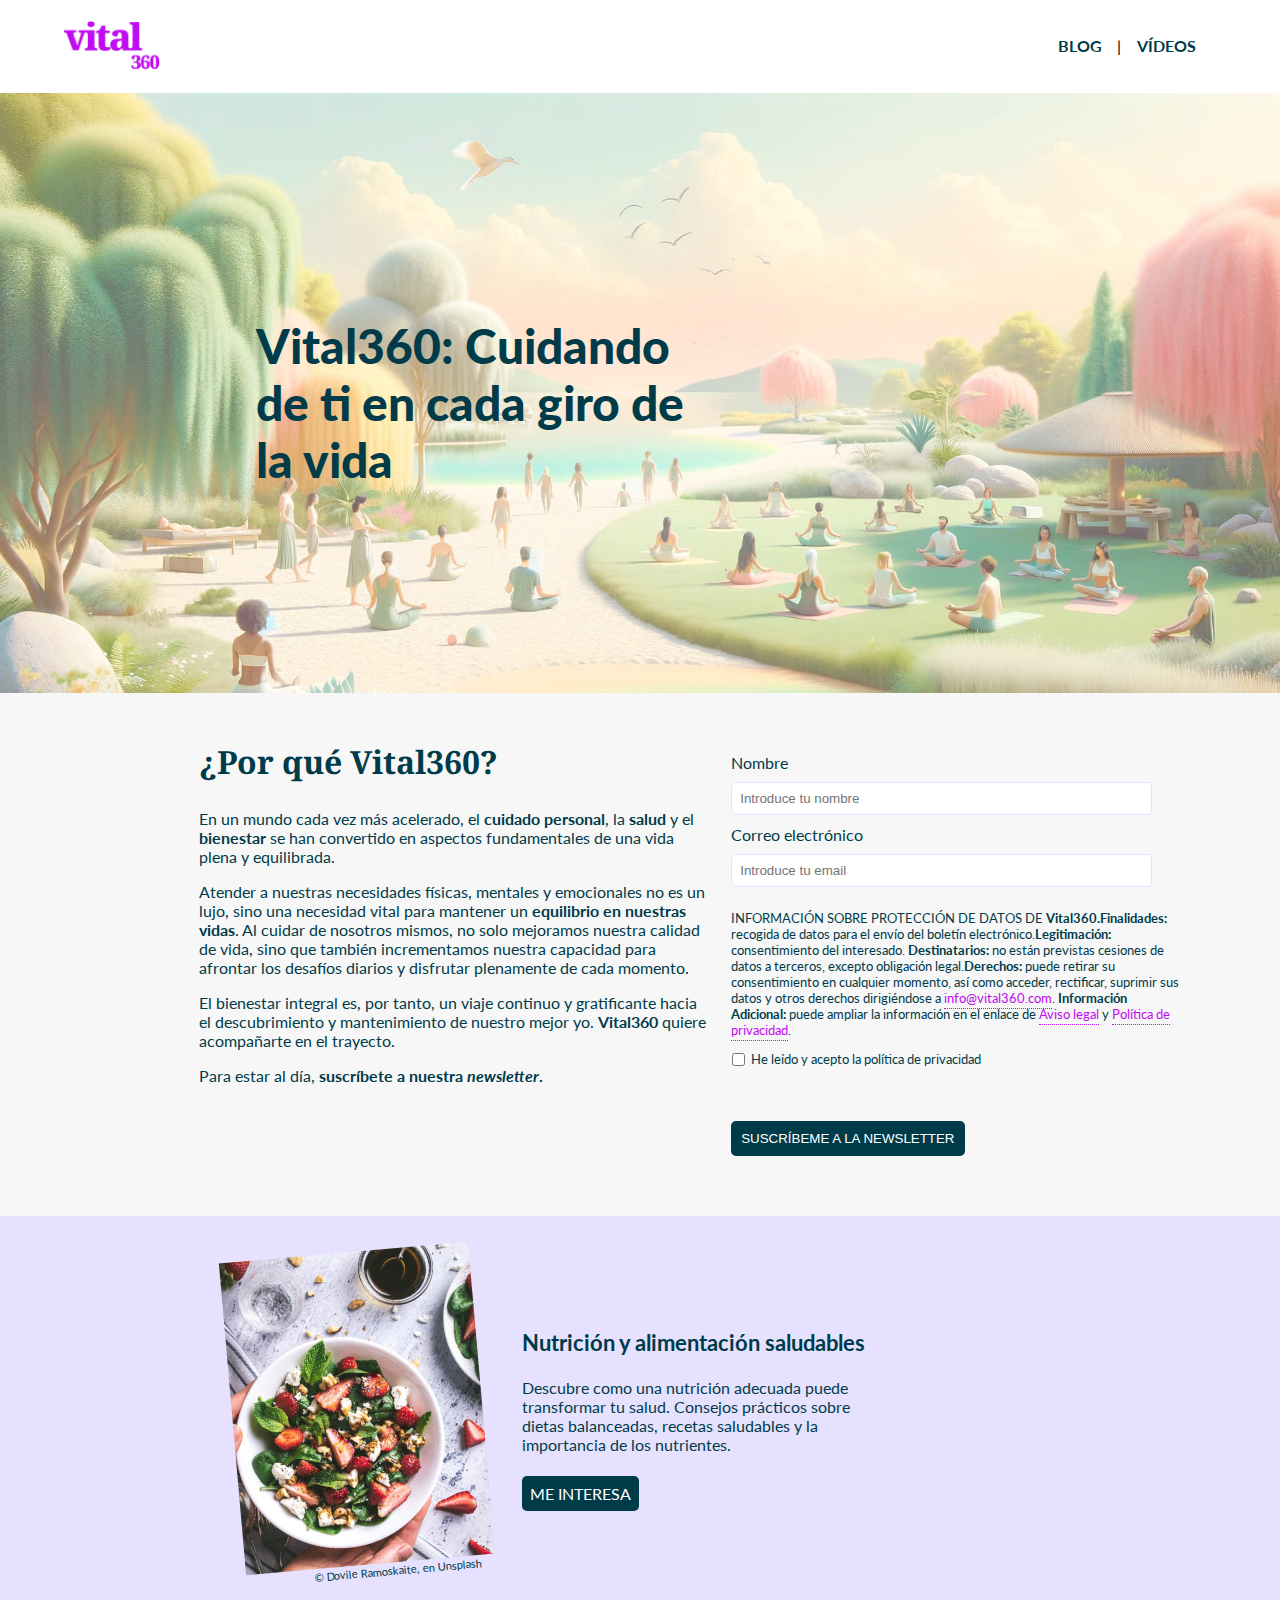
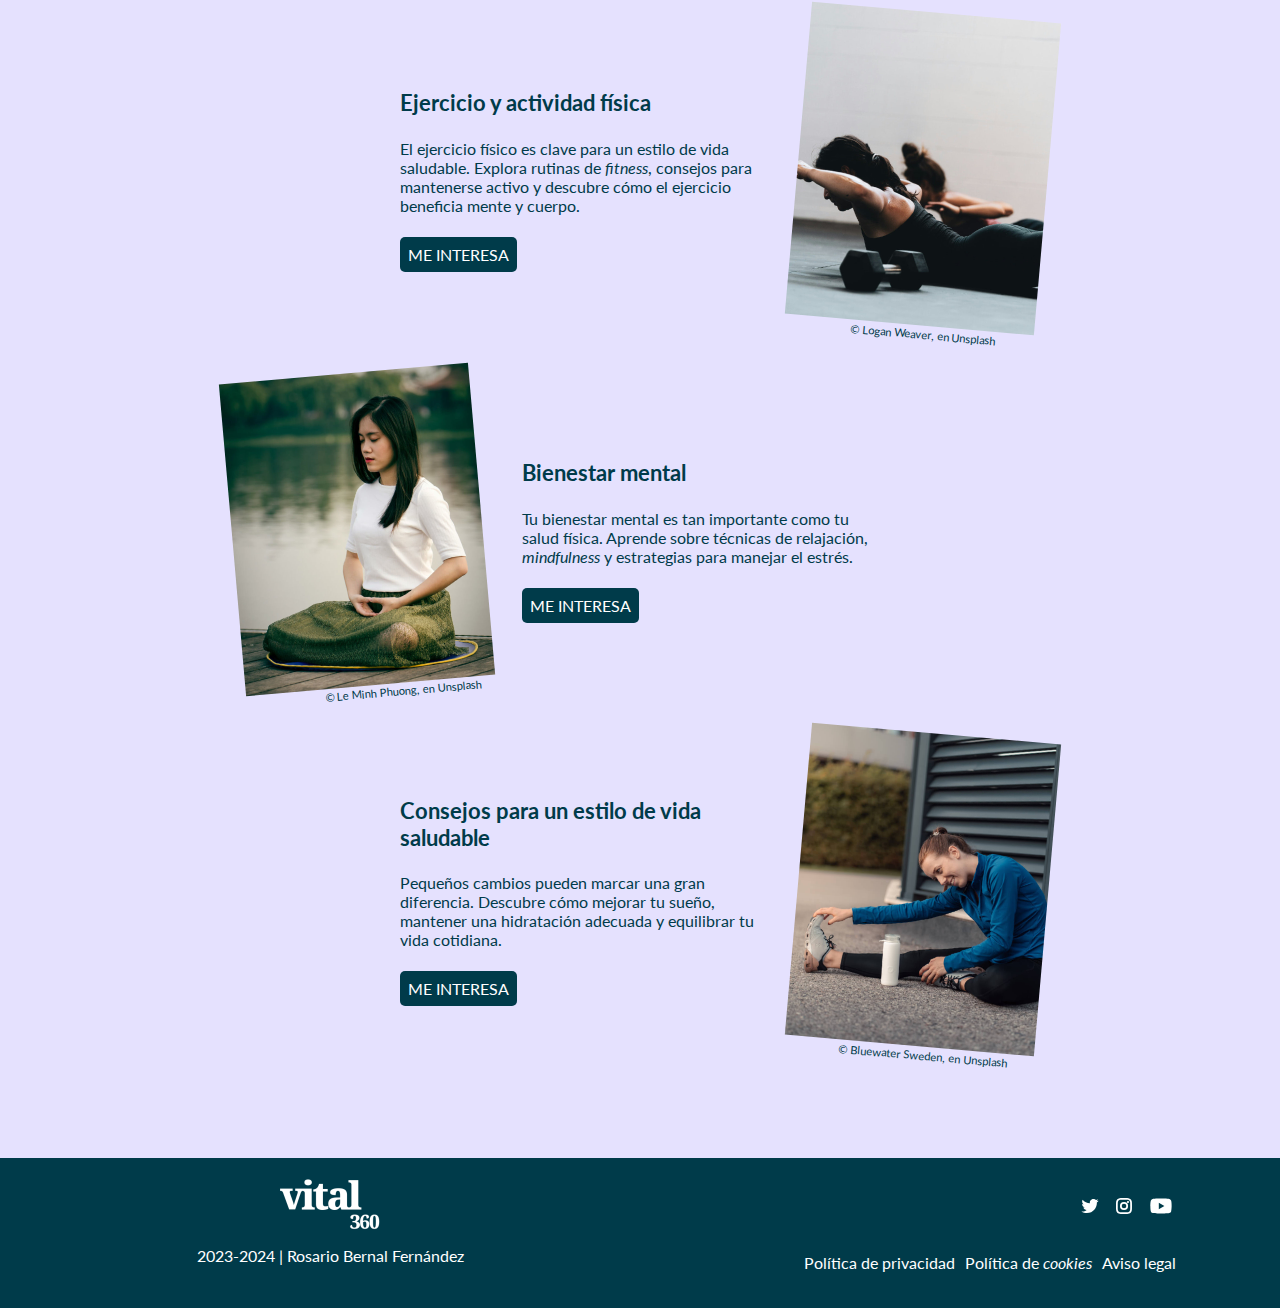
<file: index.html>
<!DOCTYPE html>
<html lang="es">
<head>
    <meta charset="UTF-8">
    <meta http-equiv="X-UA-Compatible" content="IE=edge">
    <meta name="viewport" content="width=device-width, initial-scale=1.0">
    <title>Inicio</title>
    <link rel="stylesheet" href="./css/style.css">
    <link rel="preconnect" href="https://fonts.googleapis.com">
    <link rel="preconnect" href="https://fonts.gstatic.com" crossorigin>
    <link href="https://fonts.googleapis.com/css2?family=Lato:wght@400;700;900&family=Noto+Serif:wght@600&display=swap" rel="stylesheet">
</head>
<body>
    <header>
        <a href="index.html">
            <img src="./img/logoVital360.svg" alt="Logo Vital360">
        </a>
        <nav class="header__nav">
            <ul class="nav__ul">
                <li class="nav__ul__li"><a href="./blog.html" class="nav__a">Blog</a></li>
                <li class="nav__ul__li">|</li>
                <li class="nav__ul__li"><a href="./videos.html" class="nav__a">Vídeos</a></li>
            </ul>
        </nav>
    </header>
    <div class="hero__container">
        <h1>Vital360: Cuidando de ti en cada giro de la vida</h1>
    </div>
    <main>
        <div class="main__container">
            <div class="flex__container">
                <h2 class="inicio__h2">¿Por qué Vital360?</h2>
                <p>En un mundo cada vez más acelerado, el <strong>cuidado personal</strong>, la <strong>salud</strong> y el <strong>bienestar</strong> se han convertido en aspectos fundamentales de una vida plena y equilibrada.</p>
                <p>Atender a nuestras necesidades físicas, mentales y emocionales no es un lujo, sino una necesidad vital para mantener un <strong>equilibrio en nuestras vidas</strong>. Al cuidar de nosotros mismos, no solo mejoramos nuestra calidad de vida, sino que también incrementamos nuestra capacidad para afrontar los desafíos diarios y disfrutar plenamente de cada momento.</p>
                <p>El bienestar integral es, por tanto, un viaje continuo y gratificante hacia el descubrimiento y mantenimiento de nuestro mejor yo. <strong>Vital360</strong> quiere acompañarte en el trayecto.</p>
                <p>Para estar al día, <strong>suscríbete a nuestra <span class="italic">newsletter</span>.</strong></p>
            </div>
            <form action="#">
                <label for="nombre">Nombre</label>
                <input type="text" name="nombre" id="nombre" placeholder="Introduce tu nombre">
                <label for="email">Correo electrónico</label>
                <input type="email" name="email" id="email" placeholder="Introduce tu email">
                <p>INFORMACIÓN SOBRE PROTECCIÓN DE DATOS DE <strong>
                    Vital360.Finalidades:</strong> recogida de datos para el envío del boletín electrónico.<strong>Legitimación:</strong> consentimiento del interesado. <strong>Destinatarios:</strong> no están previstas cesiones de datos a terceros, excepto obligación legal.<strong>Derechos:</strong> puede retirar su consentimiento en cualquier momento, así como acceder, rectificar, suprimir sus datos y otros derechos dirigiéndose a <a href="mailto:info@vital360.com">info@vital360.com</a>. <strong>Información Adicional:</strong> puede ampliar la información en el enlace de <a href="#">Aviso legal</a> y <a href="#">Política de privacidad</a>.
                </p>
                <label for="check" class="check">
                    <input type="checkbox" name="check" id="check">He leído y acepto la política de privacidad
                </label>
                <button class="form__button">Suscríbeme a la newsletter</button>
            </form>
        </div>
        <section>
            <article>
                <figure>
                    <img src="./img/home-bloc1.jpg" alt="Bol de una ensalada con fresas, nueces, queso fresco y espinacas" class="left__rotated">
                    <figcaption class="left__rotated"> © Dovile Ramoskaite, en Unsplash</figcaption>
                </figure>
                <div class="article__text">
                    <h3>Nutrición y alimentación saludables</h3>
                    <p>Descubre como una nutrición adecuada puede transformar tu salud. Consejos prácticos sobre dietas balanceadas, recetas saludables y la importancia de los nutrientes.</p>
                    <a href="#">Me interesa</a>
                </div>
            </article>
            <article>
                <figure>
                    <img src="./img/home-bloc2.jpg" alt="Chica deportista con los brazos abiertos sobre el suelo" class="right__rotated">
                    <figcaption class="right__rotated">© Logan Weaver, en Unsplash</figcaption>
                </figure>
                <div class="article__text">
                    <h3>Ejercicio y actividad física</h3>
                    <p>El ejercicio físico es clave para un estilo de vida saludable. Explora rutinas de <span class="italic">fitness</span>, consejos para mantenerse activo y descubre cómo el ejercicio beneficia mente y cuerpo.</p>
                    <a href="#">Me interesa</a>
                </div>
            </article>
            <article>
                <figure>
                    <img src="./img/home-bloc3.jpg" alt="Chica asiática meditando en el suelo con un lago detrás" class="left__rotated">
                    <figcaption class="left__rotated"> © Le Minh Phuong, en Unsplash</figcaption>
                </figure>
                <div class="article__text">
                    <h3>Bienestar mental</h3>
                    <p>Tu bienestar mental es tan importante como tu salud física. Aprende sobre técnicas de relajación, <span class="italic">mindfulness</span> y estrategias para manejar el estrés.</p>
                    <a href="#">Me interesa</a>
                </div>
            </article>
            <article>
                <figure>
                    <img src="./img/home-bloc4.jpg" alt="Mujer deportista sentada sobre el suelo estirando la pierna" class="right__rotated">
                    <figcaption class="right__rotated"> © Bluewater Sweden, en Unsplash</figcaption>
                </figure>
                <div class="article__text last__article">
                    <h3>Consejos para un estilo de vida saludable</h3>
                    <p>Pequeños cambios pueden marcar una gran diferencia. Descubre cómo mejorar tu sueño, mantener una hidratación adecuada y equilibrar tu vida cotidiana.</p>
                    <a href="#">Me interesa</a>
                </div>
            </article>
        </section>
    </main>
    <footer>
        <div class="center__div">
            <img id="svg__img" src="./img/logoVital360-n.svg" alt="#">
            <p>2023-2024 | Rosario Bernal Fernández</p>
        </div>
        <div class="center__div">
            <ul class="redes__sociales">
               <li><a href="#"><img src="./img/twitter.svg" alt="#"></a></li>
               <li><a href="#"><img src="./img/instagram.svg" alt="#"></a></li>
               <li><a href="#"><img src="./img/youtube.svg" alt="#"></a></li>
            </ul>
            <ul class="footer__politicas">
                <li><a href="#">Política de privacidad</a></li>
                <li><a href="#">Política de <span class="italic">cookies</span></a></li>
                <li><a href="#">Aviso legal</a></li>
            </ul>
        </div>
    </footer>
</body>
</html>
</file>
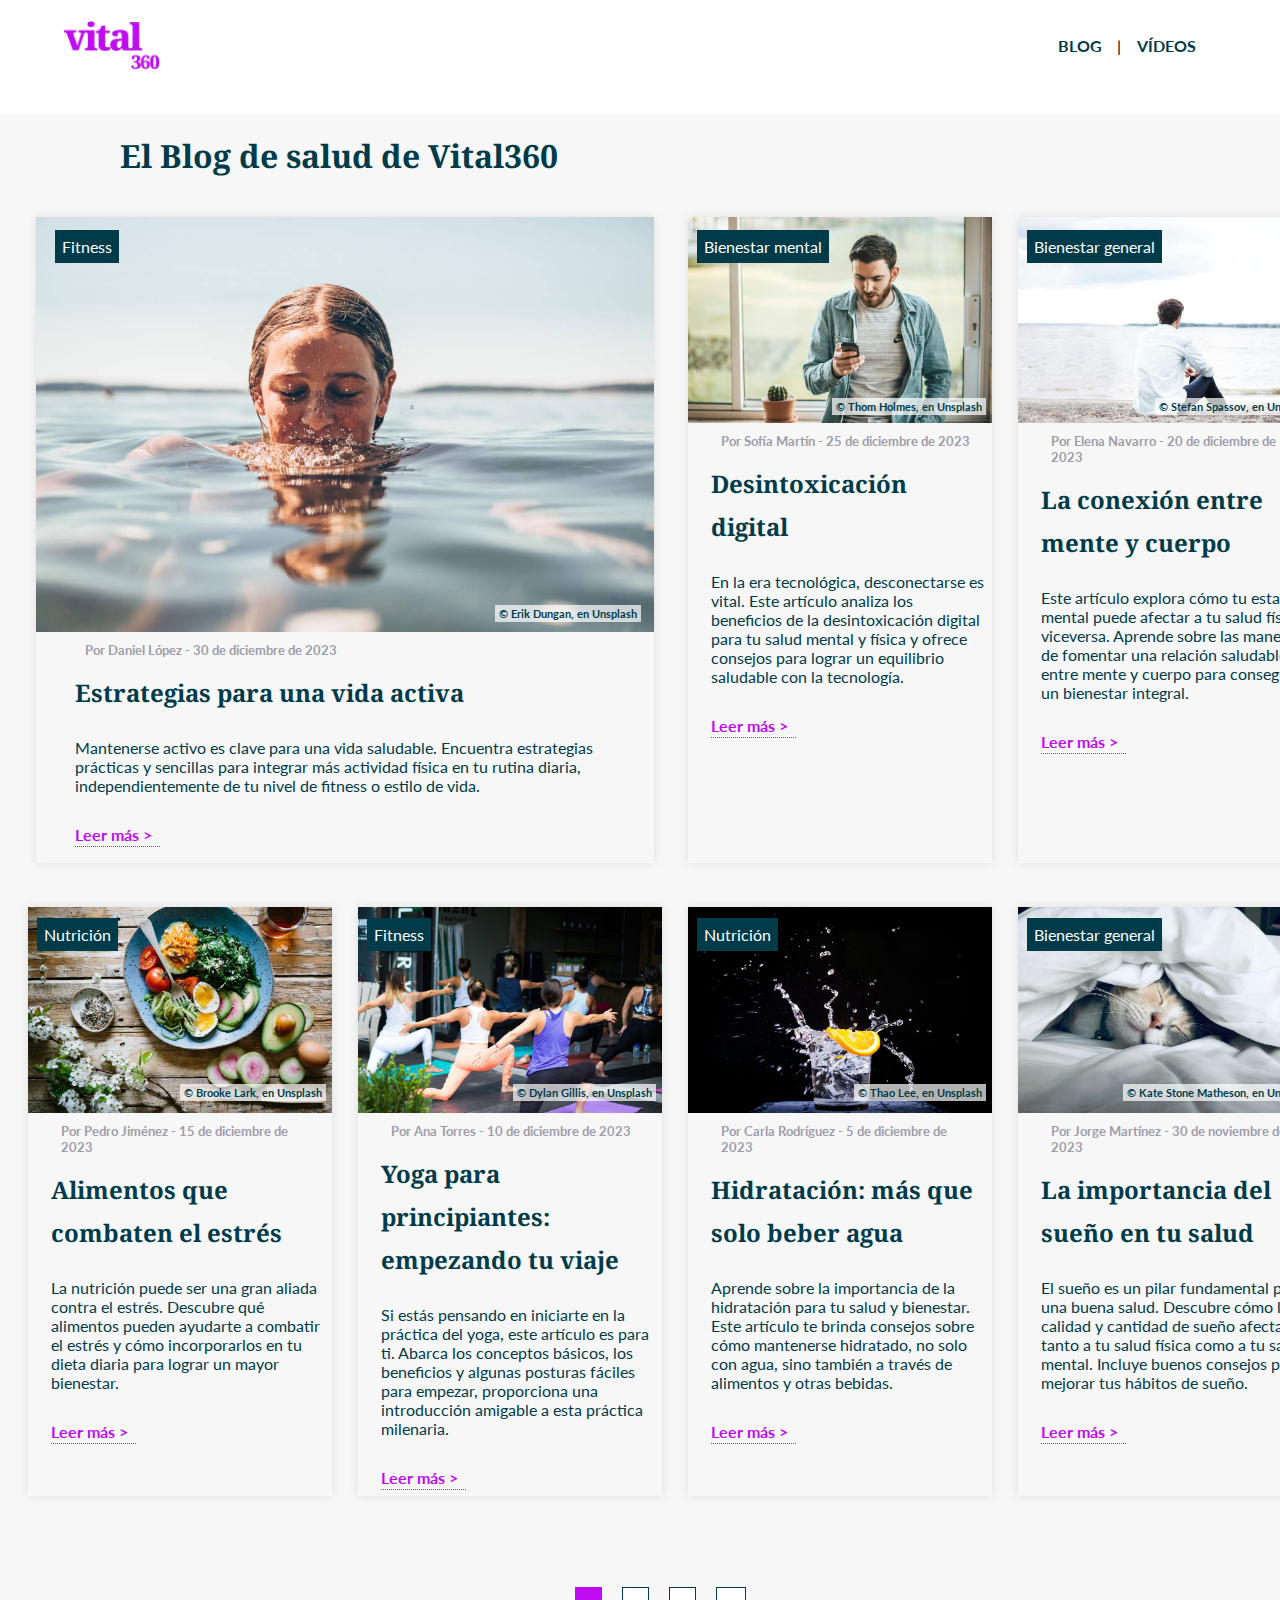
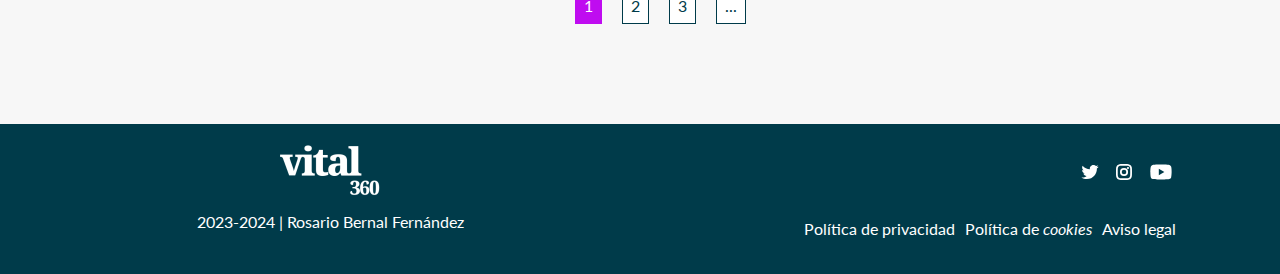
<file: blog.html>
<!DOCTYPE html>
<html lang="es">
<head>
    <meta charset="UTF-8">
    <meta http-equiv="X-UA-Compatible" content="IE=edge">
    <meta name="viewport" content="width=device-width, initial-scale=1.0">
    <title>Blog</title>
    <link rel="stylesheet" href="./css/style.css">
    <link rel="preconnect" href="https://fonts.googleapis.com">
    <link rel="preconnect" href="https://fonts.gstatic.com" crossorigin>
    <link href="https://fonts.googleapis.com/css2?family=Lato:wght@400;700;900&family=Noto+Serif:wght@600&display=swap" rel="stylesheet">
</head>
<body>
    <header>
        <a href="./index.html">
            <img src="./img/logoVital360.svg" alt="Logo Vital360">
        </a>
        <nav class="header__nav">
            <ul class="nav__ul">
                <li class="nav__ul__li"><a href="./blog.html" class="nav__a">Blog</a></li>
                <li class="nav__ul__li">|</li>
                <li class="nav__ul__li"><a href="./videos.html" class="nav__a">Vídeos</a></li>
            </ul>
        </nav>
    </header>
    <h1 class="blog__title">El Blog de salud de Vital360</h1>
    <main class="main__container blog__container">
        <div class="article__container">
            <article class="article__blog first__article">
                <div class="category__span">
                    <a href="#">Fitness</a>
                </div>
                <figure>
                    <img src="./img/estrategias-vida-activa.jpg" alt="Chica con los ojos cerrados sumergida hasta la barbilla en el mar">
                    <figcaption class="fig__big__article">© Erik Dungan, en Unsplash</figcaption>
                </figure>
                <div class="article__text">
                    <p class="grey__text">Por Daniel López - 30 de diciembre de 2023</p>
                    <h2><a href="./entrada.html">Estrategias para una vida activa</a></h2>
                    <p>Mantenerse activo es clave para una vida saludable. Encuentra estrategias
                        prácticas y sencillas para integrar más actividad física en tu rutina diaria,
                        independientemente de tu nivel de fitness o estilo de vida.</p>
                    <a href="./entrada.html" class="read__more">Leer más &gt;</a>
                </div>
            </article>
            <article class="article__blog">
                <div class="category__span">
                    <a href="#">Bienestar mental</a>
                </div>
                <figure>
                    <img src="./img/desintoxicacion-digital.jpg" alt="Chico joven con barba mirando el telefono con una ventana detrás">
                    <figcaption class="fig__pos">© Thom Holmes, en Unsplash</figcaption>
                </figure>
                <div class="article__text">
                    <p class="grey__text">Por Sofía Martín - 25 de diciembre de 2023</p>
                    <h2><a href="#">Desintoxicación digital</a></h2>
                    <p>En la era tecnológica, desconectarse es vital. Este artículo analiza los
                        beneficios de la desintoxicación digital para tu salud mental y física y ofrece
                        consejos para lograr un equilibrio saludable con la tecnología.</p>
                    <a href="#" class="read__more">Leer más &gt;</a>
                </div>
            </article>
            <article class="article__blog">
                <div class="category__span">
                    <a href="#">Bienestar general</a>
                </div>
                <figure>
                    <img src="./img/conexion-mente-cuerpo.jpg" alt="Chico de espaldas sentado sobre la arena mirando al mar">
                    <figcaption class="fig__pos">© Stefan Spassov, en Unsplash</figcaption>
                </figure>
                <div class="article__text">
                    <p class="grey__text">Por Elena Navarro - 20 de diciembre de 2023</p>
                    <h2><a href="#">La conexión entre mente y cuerpo</a></h2>
                    <p>Este artículo explora cómo tu estado mental puede afectar a tu salud física y
                        viceversa. Aprende sobre las maneras de fomentar una relación saludable
                        entre mente y cuerpo para conseguir un bienestar integral.</p>
                    <a href="#" class="read__more">Leer más &gt;</a>
                </div>
            </article>
            <article class="article__blog">
                <div class="category__span">
                    <a href="#">Nutrición</a>
                </div>
                <figure>
                    <img src="./img/alimentos-combaten-estres.jpg" alt="Un plato de ensalada con huevo, tomate y aguacate sobre una mesa de madera">
                    <figcaption>© Brooke Lark, en Unsplash</figcaption>
                </figure>
                <div class="article__text">
                    <p class="grey__text">Por Pedro Jiménez - 15 de diciembre de 2023</p>
                    <h2><a href="#">Alimentos que combaten el estrés</a></h2>
                    <p>La nutrición puede ser una gran aliada contra el estrés. Descubre qué
                        alimentos pueden ayudarte a combatir el estrés y cómo incorporarlos en tu
                        dieta diaria para lograr un mayor bienestar.</p>
                    <a href="#" class="read__more">Leer más &gt;</a>
                </div>
            </article>
            <article class="article__blog">
                <div class="category__span">
                    <a href="#">Fitness</a>
                </div>
                <figure>
                    <img src="./img/yoga-principiantes.jpg" alt="Una clase de yoga">
                    <figcaption>© Dylan Gillis, en Unsplash</figcaption>
                </figure>
                <div class="article__text">
                    <p class="grey__text">Por Ana Torres - 10 de diciembre de 2023</p>
                    <h2><a href="#">Yoga para principiantes: empezando tu viaje</a></h2>
                    <p>Si estás pensando en iniciarte en la práctica del yoga, este artículo es para ti. Abarca los conceptos básicos, los beneficios y algunas posturas fáciles para empezar, proporciona una introducción amigable a esta práctica milenaria.</p>
                    <a href="#" class="read__more">Leer más &gt;</a>
                </div>
            </article>
            <article class="article__blog">
                <div class="category__span">
                    <a href="#">Nutrición</a>
                </div>
                <figure>
                    <img src="./img/hidratacion.jpg" alt="Un vaso de agua salpicado por una rodaja de naranja">
                    <figcaption>© Thao Lee, en Unsplash</figcaption>
                </figure>
                <div class="article__text">
                    <p class="grey__text">Por Carla Rodríguez - 5 de diciembre de 2023</p>
                    <h2><a href="#">Hidratación: más que solo beber agua</a></h2>
                    <p>Aprende sobre la importancia de la hidratación para tu salud y bienestar. Este
                        artículo te brinda consejos sobre cómo mantenerse hidratado, no solo con
                        agua, sino también a través de alimentos y otras bebidas.</p>
                    <a href="#" class="read__more">Leer más &gt;</a>
                </div>
            </article>
            <article class="article__blog">
                <div class="category__span">
                    <a href="#">Bienestar general</a>
                </div>
                <figure>
                    <img src="./img/importancia-sueno-salud.jpg" alt="Un gato bajo una sábana durmiendo">
                    <figcaption>© Kate Stone Matheson, en Unsplash</figcaption>
                </figure>
                <div class="article__text">
                    <p class="grey__text">Por Jorge Martínez - 30 de noviembre de 2023</p>
                    <h2><a href="#">La importancia del sueño en tu salud</a></h2>
                    <p>El sueño es un pilar fundamental para una buena salud. Descubre cómo la
                        calidad y cantidad de sueño afectan tanto a tu salud física como a tu salud
                        mental. Incluye buenos consejos para mejorar tus hábitos de sueño.</p>
                    <a href="#" class="read__more">Leer más &gt;</a>
                </div>
            </article>
        </div>
        <div class="button__page">
            <div class="button__box selected">
                <a href="#">1</a>
            </div>
            <div class="button__box">
                <a href="#">2</a>
            </div>
            <div class="button__box">
                <a href="#">3</a>
            </div>
            <div class="button__box">
                <a href="#">...</a>
            </div>
        </div>
    </main>
    <footer>
        <div class="center__div">
            <img id="svg__img" src="./img/logoVital360-n.svg" alt="#">
            <p>2023-2024 | Rosario Bernal Fernández</p>
        </div>
        <div class="center__div">
            <ul class="redes__sociales">
               <li><a href="#"><img src="./img/twitter.svg" alt="#"></a></li>
               <li><a href="#"><img src="./img/instagram.svg" alt="#"></a></li>
               <li><a href="#"><img src="./img/youtube.svg" alt="#"></a></li>
            </ul>
            <ul class="footer__politicas">
                <li><a href="#">Política de privacidad</a></li>
                <li><a href="#">Política de <span class="italic">cookies</span></a></li>
                <li><a href="#">Aviso legal</a></li>
            </ul>
        </div>
    </footer>
</body>
</html>
</file>
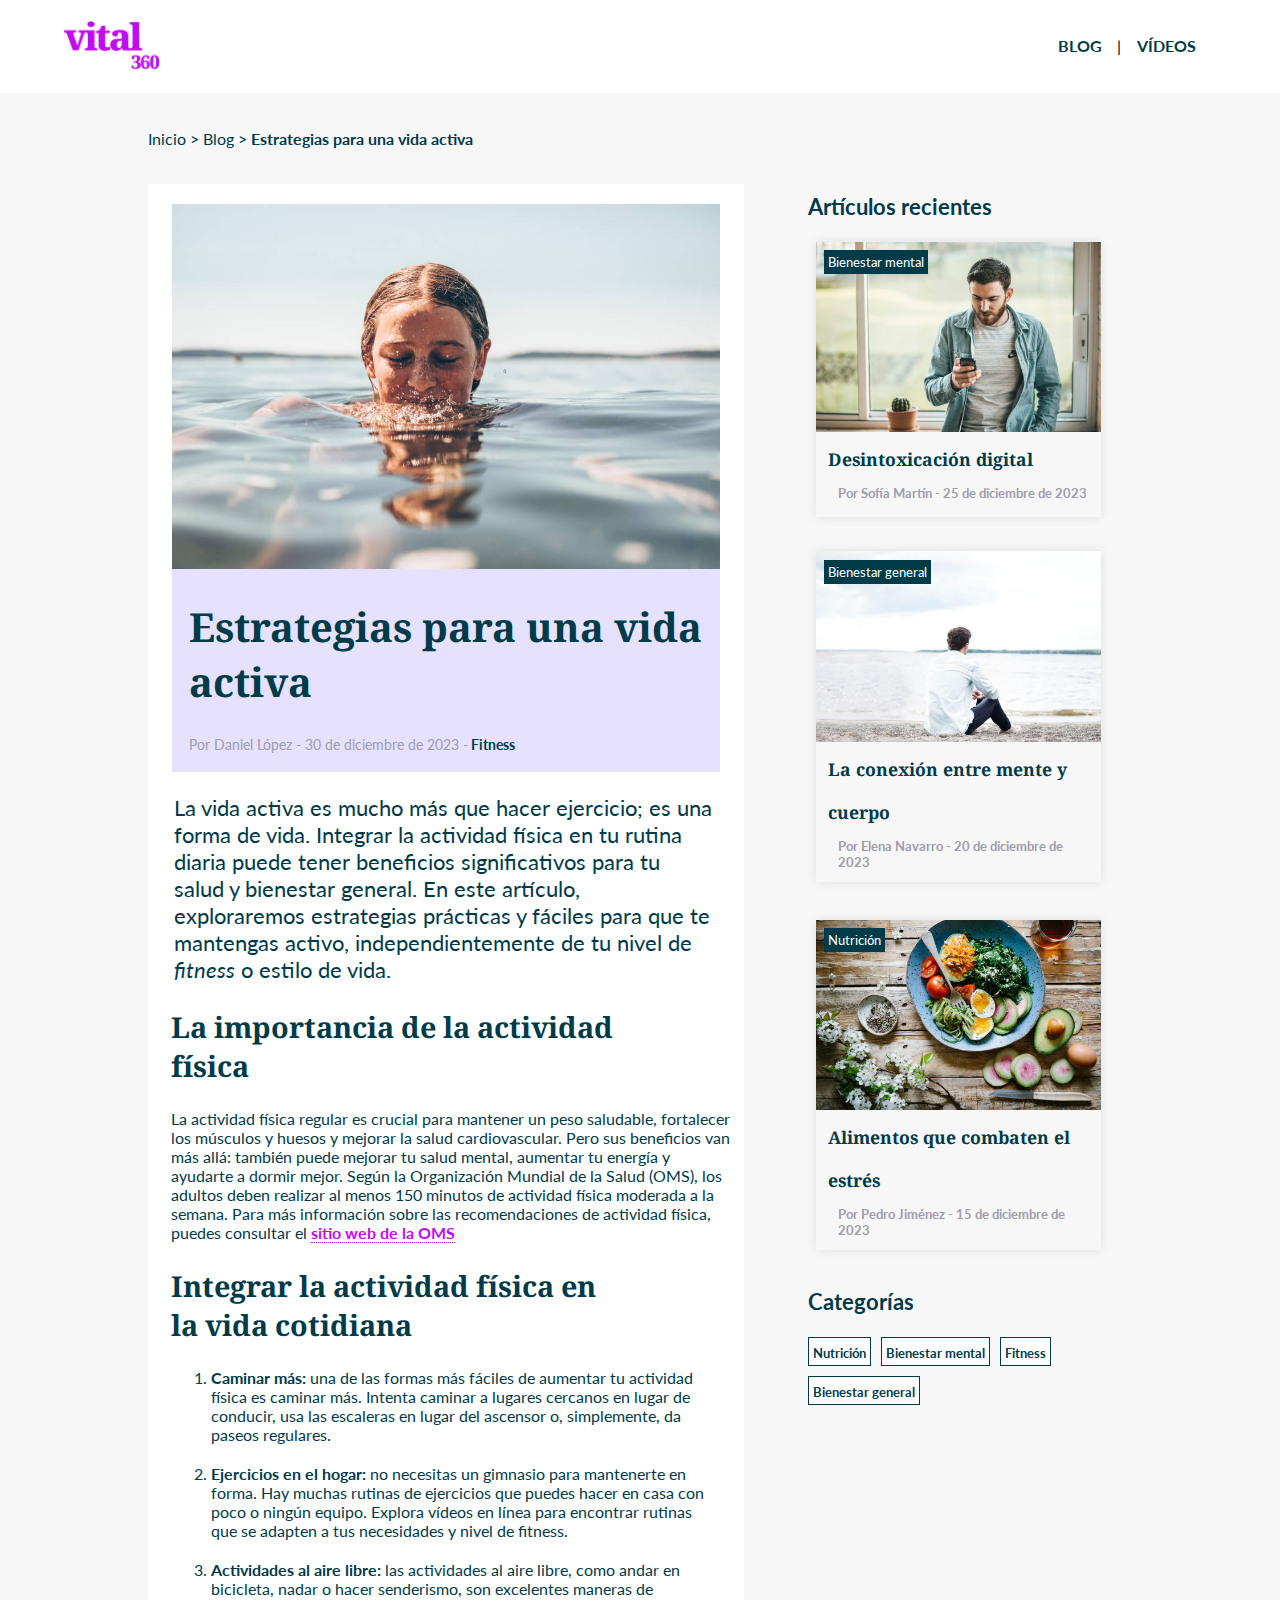
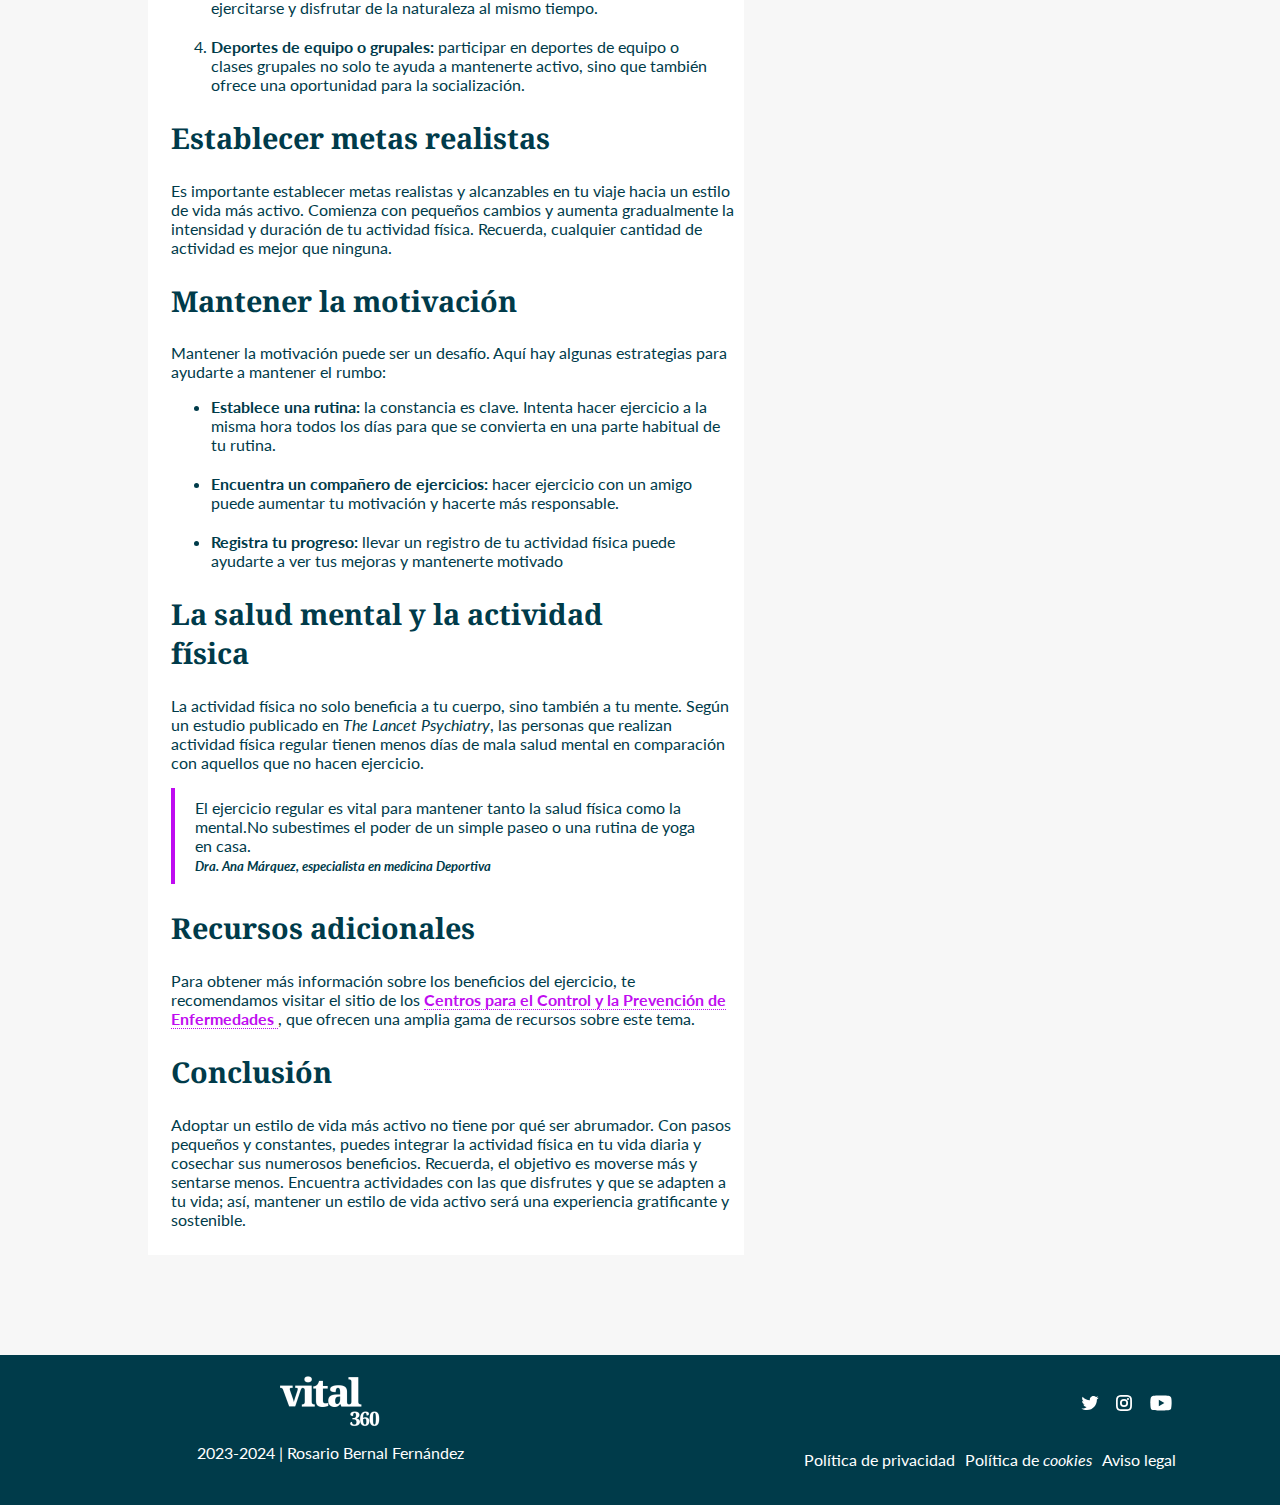
<file: entrada.html>
<!DOCTYPE html>
<html lang="es">
<head>
    <meta charset="UTF-8">
    <meta http-equiv="X-UA-Compatible" content="IE=edge">
    <meta name="viewport" content="width=device-width, initial-scale=1.0">
    <title>Entrada</title>
    <link rel="stylesheet" href="./css/style.css">
    <link rel="preconnect" href="https://fonts.googleapis.com">
    <link rel="preconnect" href="https://fonts.gstatic.com" crossorigin>
    <link href="https://fonts.googleapis.com/css2?family=Lato:wght@400;700;900&family=Noto+Serif:wght@600&display=swap" rel="stylesheet">
</head>
<body>
    <header>
        <a href="./index.html">
            <img src="./img/logoVital360.svg" alt="Logo Vital360">
        </a>
        <nav class="header__nav">
            <ul class="nav__ul">
                <li class="nav__ul__li"><a href="./blog.html" class="nav__a">Blog</a></li>
                <li class="nav__ul__li">|</li>
                <li class="nav__ul__li"><a href="./videos.html" class="nav__a">Vídeos</a></li>
            </ul>
        </nav>
    </header>
    <main class="main__container entrada__container">
        <div class="desktop__version">
            <p class="links"> <a href="./index.html">Inicio</a> &gt; <a href="./blog.html">Blog</a> &gt; <strong>Estrategias para una vida activa</strong></p>
            <div class="main__info entrada__info">
                <div class="principal__img">
                    <img src="./img/estrategias-vida-activa.jpg" alt="Chica con los ojos cerrados sumergida hasta la barbilla en el mar">
                    <h1>Estrategias para una vida activa</h1>
                    <p>Por Daniel López - 30 de diciembre de 2023 -<span class="blue__text"> Fitness</span></p>
                </div>
                <p class="main__description">La vida activa es mucho más que hacer ejercicio; es una forma de vida.
                    Integrar la actividad física en tu rutina diaria puede tener beneficios
                    significativos para tu salud y bienestar general. En este artículo, exploraremos
                    estrategias prácticas y fáciles para que te mantengas activo,
                    independientemente de tu nivel de <i>fitness</i> o estilo de vida.
                </p>
                <section class="entrada__section">
                    <h2><a href="#">La importancia de la actividad física</a></h2>
                    <p>La actividad física regular es crucial para mantener un peso saludable,
                        fortalecer los músculos y huesos y mejorar la salud cardiovascular. Pero sus
                        beneficios van más allá: también puede mejorar tu salud mental, aumentar tu
                        energía y ayudarte a dormir mejor. Según la Organización Mundial de la Salud
                        (OMS), los adultos deben realizar al menos 150 minutos de actividad física
                        moderada a la semana. Para más información sobre las recomendaciones de
                        actividad física, puedes consultar el <a href="https://www.cdc.gov/physicalactivity/basics/pa-health/index.htm" target="_blank">sitio web de la OMS</a></p>
                </section>
                <section class="entrada__section">
                    <h2><a href="#">Integrar la actividad física en la vida cotidiana</a></h2>
                    <ol>
                        <li><span class="bold">Caminar más:</span> una de las formas más fáciles de aumentar tu actividad
                            física es caminar más. Intenta caminar a lugares cercanos en lugar de
                            conducir, usa las escaleras en lugar del ascensor o, simplemente, da
                            paseos regulares.</li>
                        <li><span class="bold">Ejercicios en el hogar:</span> no necesitas un gimnasio para mantenerte en
                            forma. Hay muchas rutinas de ejercicios que puedes hacer en casa con
                            poco o ningún equipo. Explora vídeos en línea para encontrar rutinas
                            que se adapten a tus necesidades y nivel de fitness.</li>
                        <li><span class="bold">Actividades al aire libre:</span> las actividades al aire libre, como andar en
                            bicicleta, nadar o hacer senderismo, son excelentes maneras de
                            ejercitarse y disfrutar de la naturaleza al mismo tiempo.</li>
                        <li><span class="bold">Deportes de equipo o grupales:</span> participar en deportes de equipo o
                            clases grupales no solo te ayuda a mantenerte activo, sino que también
                            ofrece una oportunidad para la socialización.</li>
                    </ol>
                </section>
                <section class="entrada__section">
                    <h2><a href="#">Establecer metas realistas</a></h2>
                    <p>Es importante establecer metas realistas y alcanzables en tu viaje hacia un
                        estilo de vida más activo. Comienza con pequeños cambios y aumenta
                        gradualmente la intensidad y duración de tu actividad física. Recuerda,
                        cualquier cantidad de actividad es mejor que ninguna.</p>
                </section>
                <section class="entrada__section">
                    <h2 class="motivacion__texto"><a href="#">Mantener la motivación</a></h2>
                    <p>Mantener la motivación puede ser un desafío. Aquí hay algunas estrategias
                        para ayudarte a mantener el rumbo:</p>
                    <ul>
                        <li><span class="bold">Establece una rutina:</span> la constancia es clave. Intenta hacer ejercicio a la
                            misma hora todos los días para que se convierta en una parte habitual
                            de tu rutina.</li>
                        <li><span class="bold">Encuentra un compañero de ejercicios:</span> hacer ejercicio con un amigo
                            puede aumentar tu motivación y hacerte más responsable.</li>
                        <li><span class="bold">Registra tu progreso:</span> llevar un registro de tu actividad física puede
                            ayudarte a ver tus mejoras y mantenerte motivado</li>
                    </ul>
                </section>
                <section class="entrada__section">
                    <h2><a href="#">La salud mental y la actividad física</a></h2>
                    <p>La actividad física no solo beneficia a tu cuerpo, sino también a tu mente.
                        Según un estudio publicado en <span class="italic">The Lancet Psychiatry</span>, las personas que
                        realizan actividad física regular tienen menos días de mala salud mental en
                        comparación con aquellos que no hacen ejercicio.</p>
                   <blockquote>El ejercicio regular es vital para mantener tanto la salud física como la mental.No subestimes el poder de un simple paseo o una rutina de yoga en casa.<br>
                    <span class="italic description">Dra. Ana Márquez, especialista en medicina Deportiva</span></blockquote>
                </section>
                <section class="entrada__section">
                    <h2><a href="#">Recursos adicionales</a></h2>
                    <p>Para obtener más información sobre los beneficios del ejercicio, te
                        recomendamos visitar el sitio de los <a href="https://www.cdc.gov/physicalactivity/basics/pa-health/index.htm" target="_blank">
                            Centros para el Control y la Prevención de
                            Enfermedades
                        </a>, que ofrecen una amplia gama de recursos sobre este tema.</p>
                </section>
                <section class="entrada__section">
                    <h2><a href="#">Conclusión</a></h2>
                    <p>Adoptar un estilo de vida más activo no tiene por qué ser abrumador. Con
                        pasos pequeños y constantes, puedes integrar la actividad física en tu vida
                        diaria y cosechar sus numerosos beneficios. Recuerda, el objetivo es moverse
                        más y sentarse menos. Encuentra actividades con las que disfrutes y que se
                        adapten a tu vida; así, mantener un estilo de vida activo será una experiencia
                        gratificante y sostenible.</p>
                </section>
            </div>
        </div>
        <div class="desktop__version">
            <h3 class="entrada__titulo">Artículos recientes</h3>
            <div class="recent__articles">
                <article class="article__blog entrada__article">
                    <div class="category__span">
                        <a href="#">Bienestar mental</a>
                    </div>
                    <img src="./img/desintoxicacion-digital.jpg" alt="Chico joven con barba mirando el telefono con una ventana detrás">
                    <div class="article__text">
                        <h2><a href="#">Desintoxicación digital</a></h2>
                        <p class="grey__text">Por Sofía Martín - 25 de diciembre de 2023</p>
                    </div>
                </article>
                <article class="article__blog entrada__article">
                    <div class="category__span">
                        <a href="#">Bienestar general</a>
                    </div>
                    <img src="./img/conexion-mente-cuerpo.jpg" alt="Chico de espaldas sentado sobre la arena mirando al mar">
                    <div class="article__text">
                        <h2><a href="#">La conexión entre mente y cuerpo</a></h2>
                        <p class="grey__text">Por Elena Navarro - 20 de diciembre de 2023</p>
                    </div>
                </article>
                <article class="article__blog entrada__article">
                    <div class="category__span">
                        <a href="#">Nutrición</a>
                    </div>
                    <img src="./img/alimentos-combaten-estres.jpg" alt="Un plato de ensalada con huevo, tomate y aguacate sobre una mesa de madera">
                    <div class="article__text">
                        <h2><a href="#">Alimentos que combaten el estrés</a></h2>
                        <p class="grey__text">Por Pedro Jiménez - 15 de diciembre de 2023</p>
                    </div>
                </article>
            </div>
            <h3>Categorías</h3>
            <div class="button__categories">
                <div class="button__category">
                    <a href="#">Nutrición</a>
                </div>
                <div class="button__category">
                    <a href="#">Bienestar mental</a>
                </div>
                <div class="button__category">
                    <a href="#">Fitness</a>
                </div>
                <div class="button__category">
                    <a href="#">Bienestar general</a>
                </div>
            </div>
        </div>
    </main>
    <footer>
        <div class="center__div">
            <img id="svg__img" src="./img/logoVital360-n.svg" alt="#">
            <p>2023-2024 | Rosario Bernal Fernández</p>
        </div>
        <div class="center__div">
            <ul class="redes__sociales">
               <li><a href="#"><img src="./img/twitter.svg" alt="#"></a></li>
               <li><a href="#"><img src="./img/instagram.svg" alt="#"></a></li>
               <li><a href="#"><img src="./img/youtube.svg" alt="#"></a></li>
            </ul>
            <ul class="footer__politicas">
                <li><a href="#">Política de privacidad</a></li>
                <li><a href="#">Política de <span class="italic">cookies</span></a></li>
                <li><a href="#">Aviso legal</a></li>
            </ul>
        </div>
    </footer>
</body>
</html>
</file>
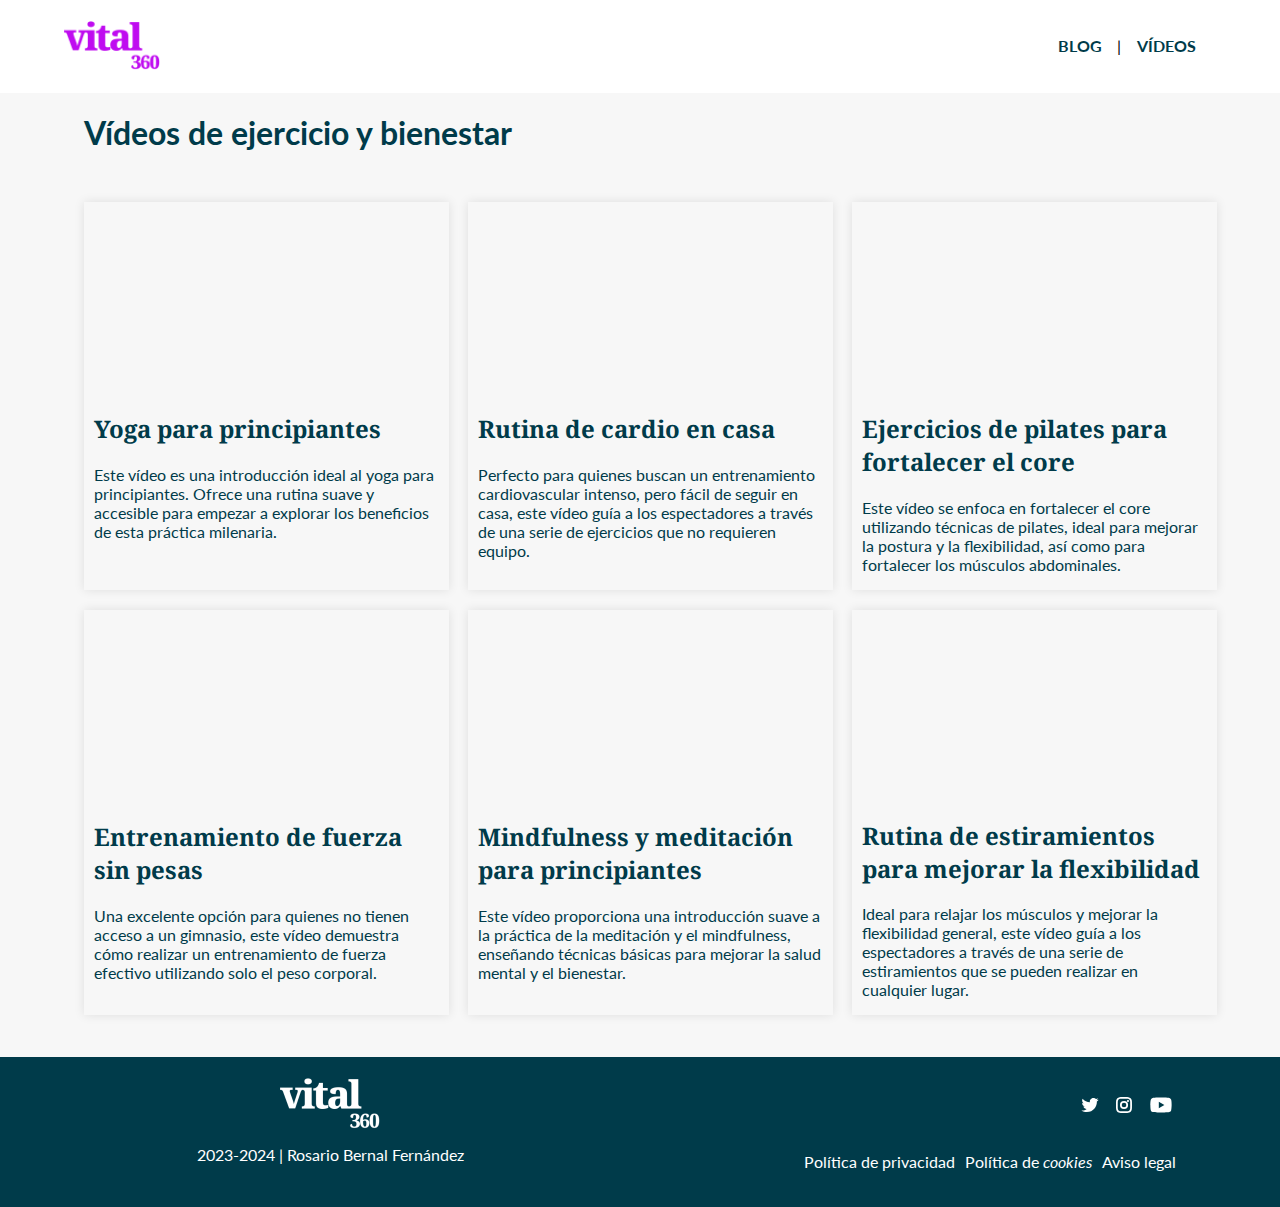
<file: videos.html>
<!DOCTYPE html>
<html lang="es">
<head>
    <meta charset="UTF-8">
    <meta http-equiv="X-UA-Compatible" content="IE=edge">
    <meta name="viewport" content="width=device-width, initial-scale=1.0">
    <title>Videos</title>
    <link rel="stylesheet" href="./css/style.css">
    <link rel="preconnect" href="https://fonts.googleapis.com">
    <link rel="preconnect" href="https://fonts.gstatic.com" crossorigin>
    <link href="https://fonts.googleapis.com/css2?family=Lato:wght@400;700;900&family=Noto+Serif:wght@600&display=swap" rel="stylesheet">
</head>
<body>
    <header>
        <a href="./index.html">
            <img src="./img/logoVital360.svg" alt="Logo Vital360">
        </a>
        <nav class="header__nav">
            <ul class="nav__ul">
                <li class="nav__ul__li"><a href="./blog.html" class="nav__a">Blog</a></li>
                <li class="nav__ul__li">|</li>
                <li class="nav__ul__li"><a href="./videos.html" class="nav__a">Vídeos</a></li>
            </ul>
        </nav>
    </header>
    <main class="main__container" id="video__info">
        <h1>Vídeos de ejercicio y bienestar</h1>
        <div class="videos__container">
            <div class="article__blog video__article">
                <iframe src="https://www.youtube.com/embed/VaoV1PrYft4"></iframe>
                <div class="video__text">
                    <h2>Yoga para principiantes</h2>
                    <p>Este vídeo es una introducción ideal al yoga para principiantes. Ofrece una
                        rutina suave y accesible para empezar a explorar los beneficios de esta
                        práctica milenaria.</p>
                </div>
            </div>
            <div class="article__blog video__article">
                <iframe src="https://www.youtube.com/embed/ksi-c8YgClY"></iframe>
                <div class="video__text">
                    <h2>Rutina de cardio en casa</h2>
                    <p>Perfecto para quienes buscan un entrenamiento cardiovascular intenso, pero
                        fácil de seguir en casa, este vídeo guía a los espectadores a través de una
                        serie de ejercicios que no requieren equipo.</p>
                </div>
            </div>
            <div class="article__blog video__article">
                <iframe src="https://www.youtube.com/embed/qXr7xHZUxvY"></iframe>
                <div class="video__text">
                    <h2>Ejercicios de pilates para fortalecer el core</h2>
                    <p>Este vídeo se enfoca en fortalecer el core utilizando técnicas de pilates, ideal
                        para mejorar la postura y la flexibilidad, así como para fortalecer los músculos abdominales.</p>
                </div>
            </div>
            <div class="article__blog video__article">
                <iframe src="https://www.youtube.com/embed/mT8MVyEopgs"></iframe>
                <div class="video__text">
                    <h2>Entrenamiento de fuerza sin pesas</h2>
                    <p>Una excelente opción para quienes no tienen acceso a un gimnasio, este vídeo
                        demuestra cómo realizar un entrenamiento de fuerza efectivo utilizando solo el
                        peso corporal.</p>
                </div>
            </div>
            <div class="article__blog video__article">
                <iframe src="https://www.youtube.com/embed/ZToicYcHIOU"></iframe>
                <div class="video__text">
                    <h2>Mindfulness y meditación para principiantes</h2>
                    <p>Este vídeo proporciona una introducción suave a la práctica de la meditación y
                        el mindfulness, enseñando técnicas básicas para mejorar la salud mental y el
                        bienestar.</p>
                </div>
            </div>
            <div class="article__blog video__article">
                <iframe src="https://www.youtube.com/embed/2L2lnxIcNmo"></iframe>
                <div class="video__text">
                    <h2>Rutina de estiramientos para mejorar la flexibilidad</h2>
                    <p>Ideal para relajar los músculos y mejorar la flexibilidad general, este vídeo guía a los espectadores a través de una serie de estiramientos que se pueden realizar en cualquier lugar.</p>
                </div>
            </div>
        </div>
    </main>
    <footer>
        <div class="center__div">
            <img id="svg__img" src="./img/logoVital360-n.svg" alt="#">
            <p>2023-2024 | Rosario Bernal Fernández</p>
        </div>
        <div class="center__div">
            <ul class="redes__sociales">
               <li><a href="#"><img src="./img/twitter.svg" alt="#"></a></li>
               <li><a href="#"><img src="./img/instagram.svg" alt="#"></a></li>
               <li><a href="#"><img src="./img/youtube.svg" alt="#"></a></li>
            </ul>
            <ul class="footer__politicas">
                <li><a href="#">Política de privacidad</a></li>
                <li><a href="#">Política de <span class="italic">cookies</span></a></li>
                <li><a href="#">Aviso legal</a></li>
            </ul>
        </div>
    </footer>
</body>
</html>
</file>
<file: css/style.css>
@import url('https://fonts.googleapis.com/css2?family=Lato:wght@400;700;900&family=Noto+Serif:wght@600&display=swap');

:root{
    --color-texto:rgb(0, 59, 74);
    --texto-blanco:rgb(255, 255, 255);
    --contraste-lila:rgb(191, 12, 240);
    --contraste-lila-claro:rgb(229, 225, 254);
    --fondo-body:rgb(247, 247, 247);
    --texto-gris:rgb(158, 157, 171);
}

body{
    padding: 0;
    margin: 0;
    box-sizing: border-box;
    overflow-x: hidden;
    font-family: 'Lato', sans-serif;
}

header{
    width: 90vw;
    margin: 0 auto;
    padding: 20px 2px;
    display: flex;
    justify-content: space-between;
}

header img{
    height: 50px;
}



.header__nav{
    width: max-content;
    margin-right: 20px;
}

.nav__ul{
    list-style: none;
    display: grid;
    grid-template-columns: 1fr 20px 1fr;
    justify-content: space-between;
    align-items: flex-end;
}

.nav__ul__li{
    text-decoration: none;
    text-transform: uppercase;
}

.nav__a{
    text-decoration: none;
    font-family: 'Lato', sans-serif;
    font-weight: 700;
    color: var(--color-texto);
}

.nav__a:hover{
    color: var(--contraste-lila);
}

.hero__container{
    background-image: url(../img/hero-image-home.jpg);
    background-repeat: no-repeat;
    background-size: cover;
    background-position: -220px;
    height: 500px;
    display: flex;
    align-items: center;
}

h1{
    color: var(--color-texto);
}

.hero__container h1{
    font-family: 'Lato', sans-serif;
    width: 350px;
    margin-left: 20px;
    font-size: 2.5rem;
    font-weight: 900;
}

.inicio__h2{
    font-family: 'Noto Serif', serif;
}

main{
    color: var(--color-texto);
    margin: 0;
}

.main__container{
    padding: 20px;
    margin-bottom: 0;
    background-color: var(--fondo-body);
}

.main__container h2{
    font-size: 2rem;
}

input{
    width: 90%;
    padding: 8px;
    margin: 10px 0px;
    border: 1px solid var(--contraste-lila-claro);
    border-radius: 5px;
}

form p{
    font-size: .8rem;
}

form p a{
    color: var(--contraste-lila);
    text-decoration:none;
    padding: 2px 0;
    border-bottom: 1px dotted var(--contraste-lila);
}

form p a:hover{
    color: var(--color-texto);
    border-bottom: 1px dotted var(--color-texto);
}

.check{
    position: relative;
    width: max-content;
    height: 50px;
    padding-left: 20px;
    font-size: .8rem;
}


input[type="checkbox"]{
    position: absolute;
    top: 2px;
    left: -105px;
    margin: 0;
}

button{
    background-color: var(--color-texto);
    color: var(--texto-blanco);
}

button:hover{
    background-color: var(--contraste-lila);
}

.form__button{
    padding: 10px;
    border-radius: 5px;
    margin: 20px 0 40px 0;
    text-transform: uppercase;
    border: none;
    cursor: pointer;
}

article a{
    background-color: var(--color-texto);
    color: var(--texto-blanco);
    text-decoration: none;
    padding: 8px;
    border-radius: 5px;
}

article a:hover{
    background-color: var(--contraste-lila);
}

p{
    font-size: 1rem;
}

label{
    display: block;
}

section{
    background-color: var(--contraste-lila-claro);
    width: 100vw;
    padding-top: 20px;
    padding-bottom: 80px;
}


figure img{
    width: 100%;
}

figcaption{
    text-align: right;
    font-size: .7rem;
}

h3{
    margin-top: 0;
    font-size: 1.4rem;
}

.article__text{
    margin: 0 10px 0 40px;
    width: 87%;
    padding-bottom: 20px;
}

.article__text p{
    margin-bottom: 30px;
}

.article__text a{
    margin: 20px 0;
    text-transform: uppercase;
}

/* BLOG CSS*/



.blog__title{
    background-color: var(--fondo-body);
    padding: 20px 0 20px 10px;
    margin-bottom: 0;
    font-family: 'Noto Serif', serif;
}


.article__blog{
    margin-bottom: 20px;
    height: max-content;
    position: relative;
    box-shadow: 0 0 10px rgba(0, 0, 0, 0.1);
}


.article__blog figure{
    width: 100%;
    margin: 0;
}


.article__blog figcaption{
    background-color: rgba(255, 255, 255, 0.7);
    padding: 2px 4px;
    position: absolute;
    top: 40%;
    right: 2%;
    font-weight: 700;
}


.category__span{
    position: absolute;
    top: 3%;
    left: 3%;
}

.category__span a{
    padding: 7px;
    border-radius: 0;
    color:var(--texto-blanco);
}

.category__span a:hover{
    background-color: var(--contraste-lila);
}

.article__container{
    display: grid;
    grid-template-columns: 1fr;
}

.article__blog img{
    width: 100%;
    height: 100%;
    object-fit: cover;
}

.article__text .grey__text{
    color: var(--texto-gris);
    font-size: .8rem;
    margin: 10px;
    font-weight: 700;
}


.article__blog h2{
    margin-top: 0;
    font-family: 'Noto Serif', serif;
}

.article__blog h2 a{
    background-color: initial;
    color:var(--color-texto);
    font-size: 1.5rem;
    text-transform: initial;
    padding-left: 0;
}

.article__blog h2 a:hover{
    color: var(--contraste-lila);
}

.article__text .read__more{
    background-color: initial;
    color: var(--contraste-lila);
    text-transform:initial;
    border-bottom: 1px dotted var(--contraste-lila);
    padding-bottom: 2px;
    padding-left: 0;
    border-radius: 0;
    font-size: 1rem;
    margin-bottom: 20px;
    font-weight: 700;
}


.article__text .read__more:hover{
    color: var(--color-texto);
    border-bottom: 1px dotted var(--color-texto);
}

.button__page{
    display: flex;
    margin-top: 40px;
    justify-content: center;
    gap: 20px;
}

.button__box{
    padding: 8px;
    cursor: pointer;
    background-color: var(--texto-blanco);
    border: 1px solid var(--color-texto);
}

.button__box a{
    text-decoration: none;
    color: var(--color-texto);
}

.button__box:hover{
    background-color: var(--contraste-lila);
    border: 1px solid var(--contraste-lila);
    color: var(--texto-blanco);
}

.button__box a:hover{
    color: var(--texto-blanco);
}

.selected{
    background-color: var(--contraste-lila);
    border: 1px solid var(--contraste-lila);
}

.selected a {
    color: var(--texto-blanco);
}

.blog__container{
    padding-bottom: 100px;
}

.blog__container .article__text{
    margin-left: 15px;
}

/*---------------------------------------------------------*/

/* ENTRADAS CSS*/


.links{
    padding-bottom: 20px
}

.links a{
    color: var(--color-texto);
    text-decoration: none;
}

.links a:hover{
    color: var(--contraste-lila);
}

.principal__img{
    background-color: var(--contraste-lila-claro);
    width: 95%;
    margin: 10px auto;
    padding-bottom: 5px;
}

.principal__img h1{
    font-size: 2.5rem;
    margin-left: 3%;
    font-family: 'Noto Serif', serif;
}

.principal__img p{
    color: var(--texto-gris);
    font-size: .9rem;
    margin-left: 3%;
}

.principal__img img{
    width: 100%;
}

.blue__text{
    color: var(--color-texto);
    font-weight: 700;
}

.main__info{
    background-color: var(--texto-blanco);
    padding: 10px;
}

.main__description{
    width: 94%;
    font-size: 1.4rem;
    margin-left: 1rem;
}

.main__info section{
    background-color: initial;
    width: 98%;
    margin-left: .2rem;
}

.entrada__section{
    padding: 0 10px;
}

.main__info section h2{
    width: 80%;
    font-size: 1.8rem;
    font-family: 'Noto Serif', serif;
}

.main__info section h2 a{
    color:var(--color-texto);
    border: none;
}

.main__info section h2 a:hover{
    color: var(--contraste-lila);
    border: none;
}

.main__info section p{
    font-size: 1rem;
}

.main__info a{
    color: var(--contraste-lila);
    font-weight: 700;
    text-decoration: none;
    border-bottom: 1px dotted var(--contraste-lila);
}

.main__info a:hover{
    color: var(--color-texto);
    border-bottom: 1px dotted var(--color-texto);
}

.main__info ol{
    display: flex;
    flex-direction: column;
    gap: 20px;
    width: 88%;
}

.bold{
    font-weight: 700;
}

.main__info section .motivacion__texto{
    width: 90%;
    font-size: 1.8rem;
}

.main__info ul{
    display: flex;
    flex-direction: column;
    gap: 20px;
}

.italic{
    font-style: italic;
}

blockquote{
    width: 90%;
    margin-left: 0;
    padding: 10px 20px;
    border-left: 4px solid var(--contraste-lila);
}

.description{
    font-size: .8rem;
    font-weight: 700;
}

.button__categories{
    display: flex;
    gap: 10px;
    padding-bottom: 90px;
}

.button__category{
    background-color: var(--texto-blanco);
    padding: 4px;
    width: max-content;
    border: 1px solid var(--color-texto);
}

.button__category:hover{
    background-color: var(--contraste-lila);
    border: 1px solid var(--contraste-lila);
}

.button__category a{
    color: var(--color-texto);
    text-decoration: none;
    font-size: .8rem;
    font-weight: 700;
}

.button__category a:hover{
    color: var(--texto-blanco);
}

.entrada__titulo{
    padding-top: 60px;
}

.entrada__article .article__text{
    margin-left: 10px;
}

.entrada__article h2{
    margin-bottom: 10px;
}

.entrada__article h2 a{
    font-size: 1.1rem;
}

.entrada__article .grey__text{
    margin-top: 0;
}

/*---------------------------------------------------------*/

/* VIDEOS CSS*/

iframe{
    width: 100%;
    height: 200px;
    border: none;
}


.videos__container{
    display: grid;
    grid-template-columns: 1fr;
}

.video__text{
    padding: 0 10px;
}

.video__text h2{
    margin-top: 10px;
    font-size: 1.5rem;
}



/*---------------------------------------------------------*/



footer{
    width: 100%;
    padding: 20px 10px;
    justify-items: center;
    display: grid;
    grid-template-columns: 1fr;
    background-color: var(--color-texto);
    color: var(--texto-blanco);
}

footer ul{
    list-style: none;
}

.redes__sociales{
    display: flex;
    gap: 10px;
}

.redes__sociales img{
    width: 25spx;
}

.redes__sociales img:hover{
    opacity: 0.7;
}

.footer__politicas{
    display: flex;
    flex-direction: column;
    gap: 10px;
    text-align: center;
}


footer a{
    text-decoration: none;
    color: var(--texto-blanco);
}

footer a:hover{
    color: var(--contraste-lila-claro);
}

#svg__img{
    width: 100px;
}

.center__div{
    display: flex;
    flex-direction: column;
    align-items: center;
}



/*DISPOSITIVOS MEDIANOS*/
@media screen and (min-width: 480px){
  
    .hero__container{
        background-position: -80px;
    }

    .hero__container h1{
        width: 100%;
    }

    input{
        max-width: 800px;
    }

    form p{
        max-width: 650px;
    }
    
    article{
        display: flex;
        align-items: center;
        width: 95vw;
        margin: 0 auto;
    }

    article:nth-child(even){
        flex-direction: row-reverse;
    }
    
    figure img{
        width: 250px;
    }

    .left__rotated{
        transform: rotate(-5deg);
        text-align: right;
    }

    .article__text{
        margin: 0;
    }

    .right__rotated{
        transform: rotate(5deg);
        text-align:center;
    }

    .article__container{
        display: grid;
        gap: 10px;
        grid-template-columns: 1fr 1fr;
        grid-template-rows: repeat(4, 1fr);
    }

    .article__blog{
        width: 95%;
        height: 95%;
        display: flex;
        flex-direction: column;
    }

    .article__blog figcaption{
        top:32%;
    }

    .article__blog:nth-child(even){
        flex-direction: column;
    }

    .main__info .entrada__section{
        padding-bottom: 0;
        padding-top: 0;
    }

    h3{
        margin-top: 20px;
    }

    .recent__articles{
        display: grid;
        grid-template-columns: repeat(3,1fr);
        gap: 20px;
    }


    .entrada__article p{
        font-size: .7rem;
        margin-top: 0;
        margin-bottom: 10px;
        color: var(--texto-gris);
    }

    .entrada__article img{
        height: initial;
    }

    .entrada__article .article__text{
        padding-bottom: 0;
    }

    .entrada__article .category__span a{
        padding: 4px;
        font-size: .8rem;
    }

    .button__categories{
        padding-bottom: 80px;
    }
    
    #video__info{
        flex-direction: column;
    }

    #video__info h1{
        width: 90%;
        margin: 0 auto;
        padding-bottom: 30px;
    }

    .videos__container{
        grid-template-columns: 1fr 1fr;
        width: 90%;
        margin: 0 auto;
    }
}

/*DISPOSITIVOS DESKTOP*/
@media screen and (min-width: 769px){
   

    .hero__container{
        background-position: initial;
        height: 600px;
        align-items: flex-start;
        background-size:cover;
    }

    .hero__container img{
        height: auto;
    }

    .hero__container h1{
        width: 35%;
        font-size: 3rem;
        margin-left: 20%;
        padding-top: 15%;
    }

    .main__container{
        width: 100vw;
        display: flex;
        margin: 0 auto;
        gap: 20px;
        background-color:var(--fondo-body);
    }

    .blog__container{
        flex-direction: column;
        width: 100%;
    }

    .blog__container .article__text{
        width: 90%;
    }

    .blog__container .article__blog img{
        width: 100%;
    }

    .flex__container{
        width: 40%;
        margin-left: 14%;
    }

    form{
        padding-top: 40px;
        width: 35%;
    }

    article{
        width: 70%;
        height: 100%;
    }

    .blog__title{
        padding-left: 120px;
    }

    .article__container{
        margin: 0 auto;
        grid-template-columns: repeat(4, 320px);
        grid-template-rows: 680px 620px;
    }


    .article__blog figcaption{
        top: 30%;
    }

    .article__blog .fig__pos{
        top: 28%;
    }

    .article__blog .fig__big__article{
        top: 60%;
    }

    .first__article{
        grid-column: 1/3;
    }

    .article__blog img{
        width: 90%;
    }

    .article__text{
        width: 40%;
    }

    .entrada__info{
        width: 70%;
    }

    .entrada__container{
        padding-bottom: 100px;
    }

    .recent__articles{
        grid-template-columns: 300px;
    }

    .desktop__version:first-child{
        width: 50%;
        margin-left: 10%;
    }

    .desktop__version .main__info{
        width: 90%;
    }

    .desktop__version img{
        width: 100%;
    }
    
    .desktop__version .article__text{
        width: 95%;
    }

    .button__categories{
        display: flex;
        flex-direction: row;
        flex-wrap: wrap;
        width: 300px;
    }

    .videos__container{
        grid-template-columns: 1fr 1fr 1fr;
    }

    footer{
        grid-template-columns: 1fr 1fr;
    }

    .footer__politicas{
        display: flex;
        flex-direction: row;
    }

    .redes__sociales{
        align-self:flex-end;
    }
   
}
</file>
